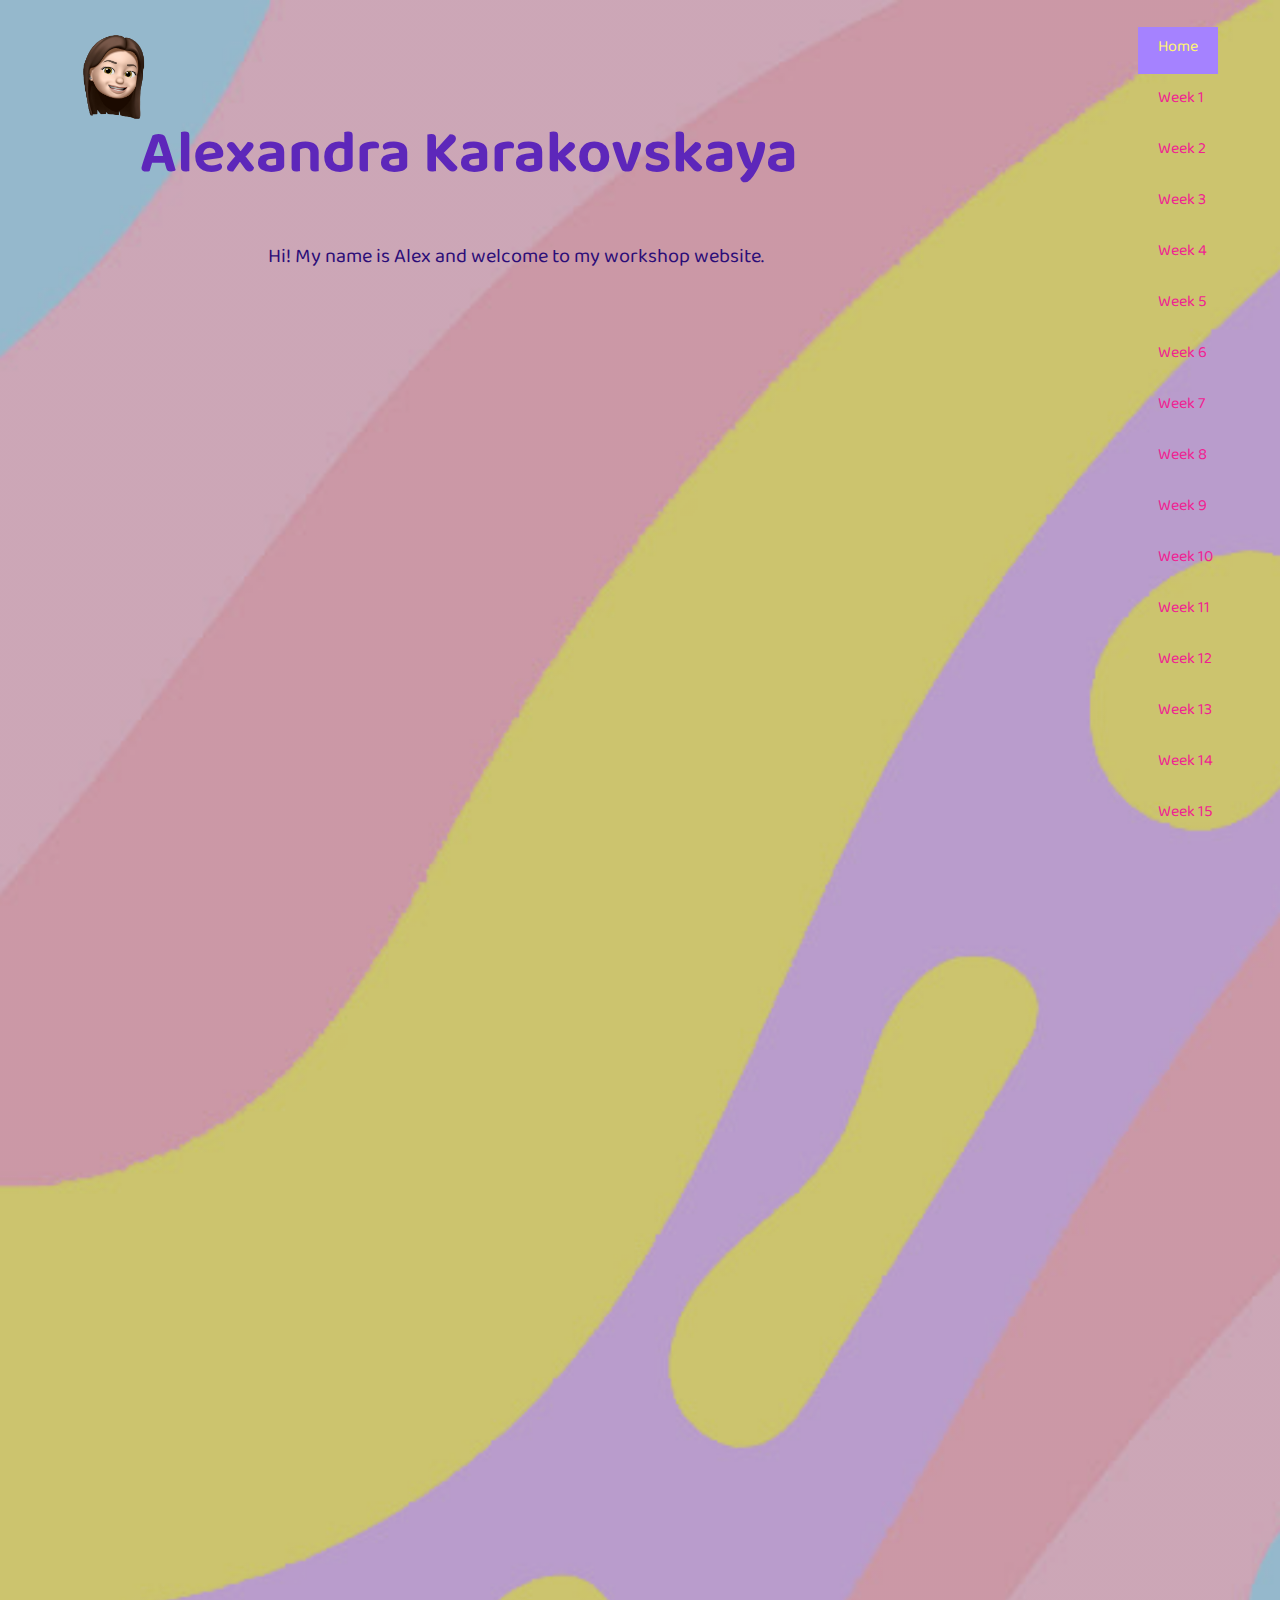
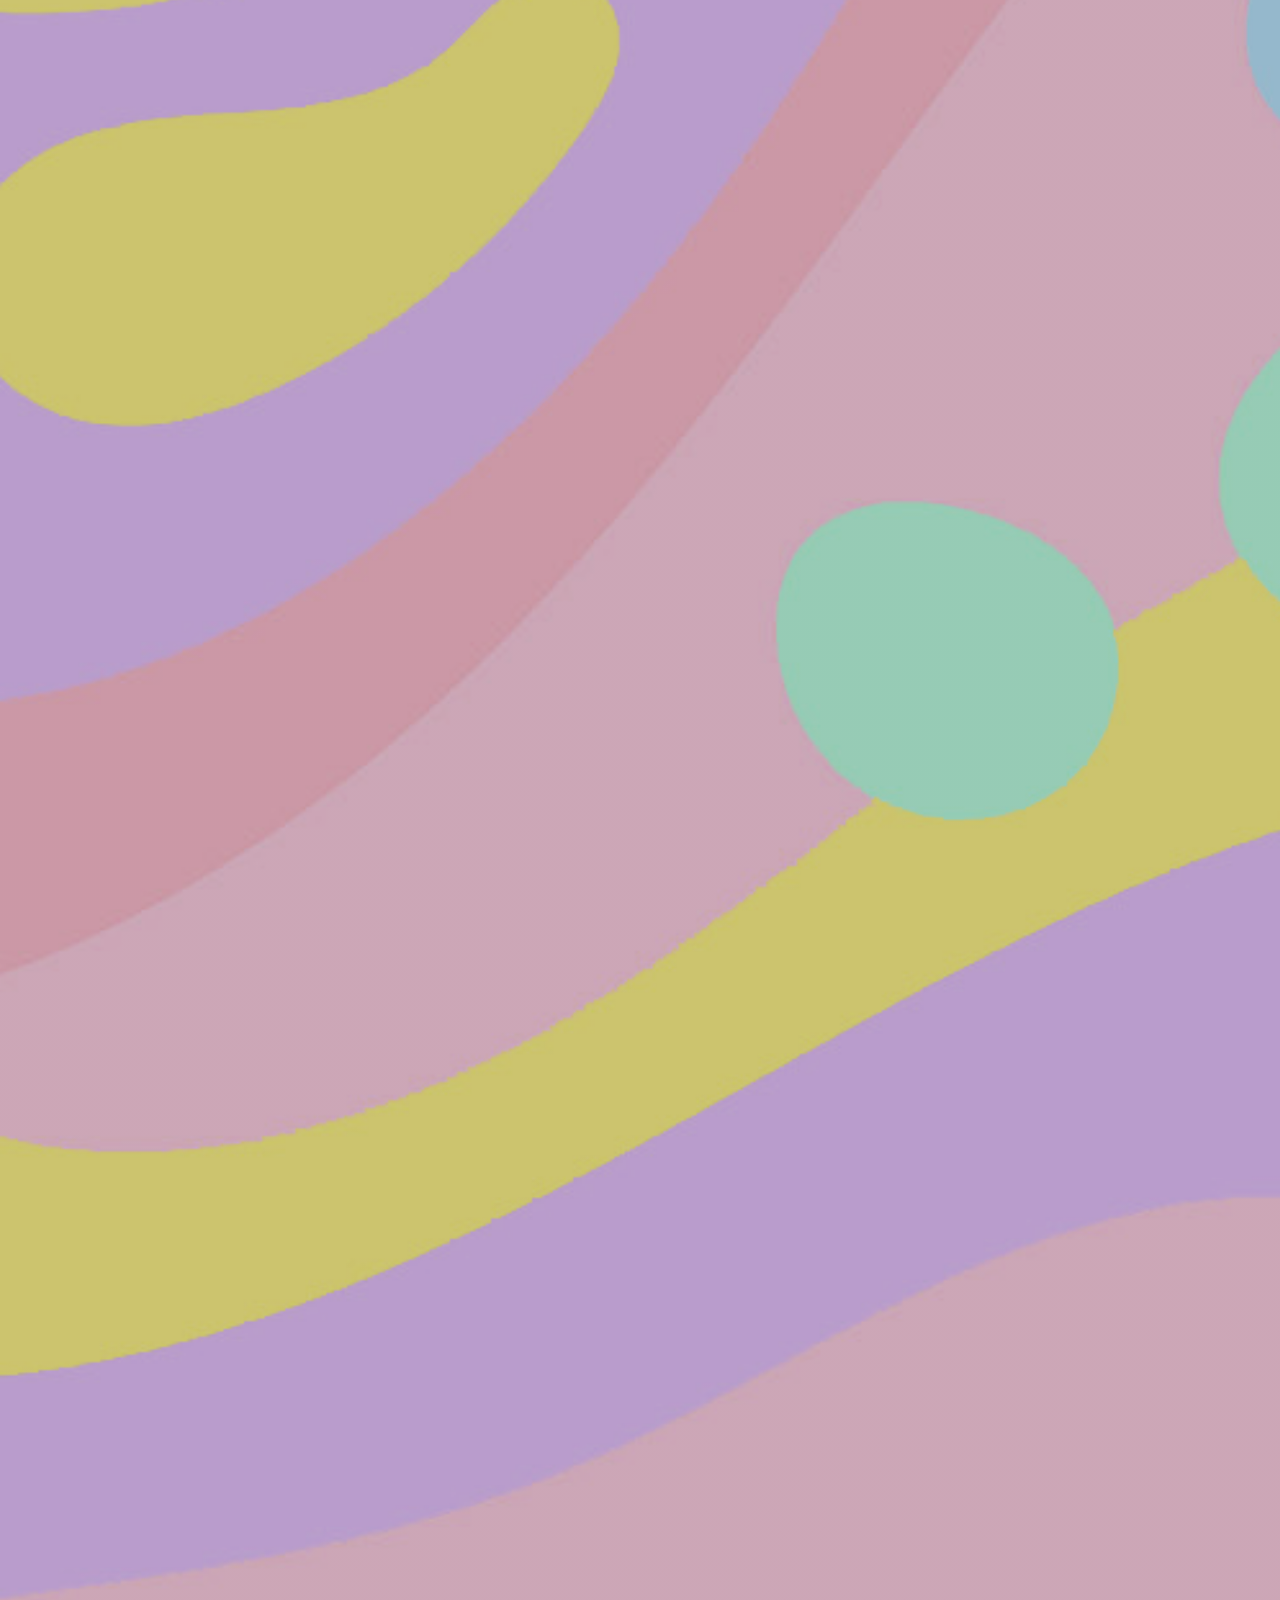
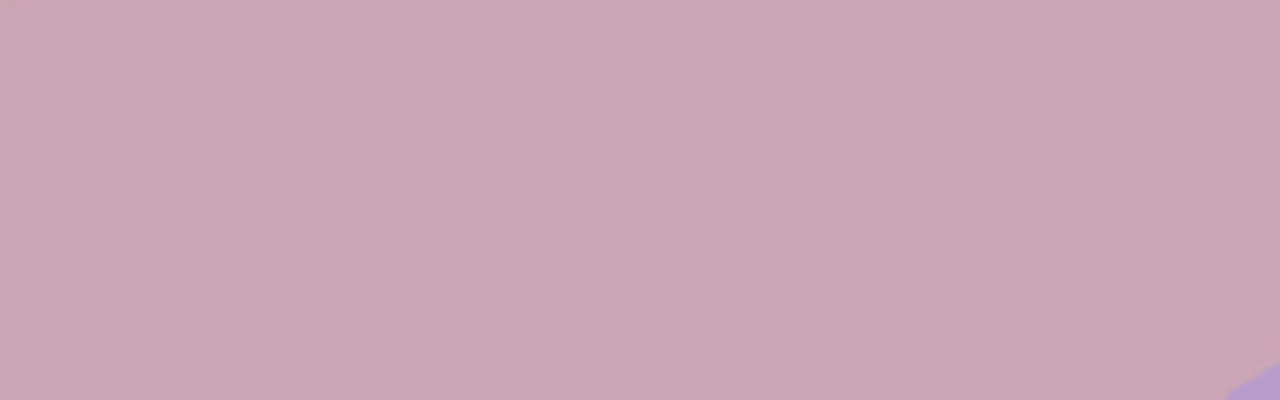
<file: Alex/index.html>
<!DOCTYPE html>
<html>
  <head>
   
    <link href="https://fonts.googleapis.com/css2?family=Baloo+Tammudu+2:wght@600&display=swap" rel="stylesheet">
    <link rel="stylesheet" type="text/css" href="css/style.css">

  	<header>
  		<div class="main">
  			<div class="logo">
  				<img src="logo.png">
  			</div>
  			<ul>
  				<li class="active"><a href="#">Home</a></li>
  				<li><a href="Week1.html">Week 1</a></li>
  				<li><a href="#">Week 2</a></li>
  				<li><a href="#">Week 3</a></li>
  				<li><a href="#">Week 4</a></li>
          <li><a href="#">Week 5</a></li>
          <li><a href="#">Week 6</a></li>
          <li><a href="#">Week 7</a></li>
          <li><a href="#">Week 8</a></li>
          <li><a href="#">Week 9</a></li>
          <li><a href="#">Week 10</a></li>
          <li><a href="#">Week 11</a></li>
          <li><a href="#">Week 12</a></li>
          <li><a href="#">Week 13</a></li>
          <li><a href="#">Week 14</a></li>
          <li><a href="#">Week 15</a></li>
         
  			</ul>
  		<div class="title">
  			<h1>Alexandra Karakovskaya</h1>
  		
  </body>
  <p>Hi! My name is Alex and welcome to my workshop website. </p>
</html>
</file>
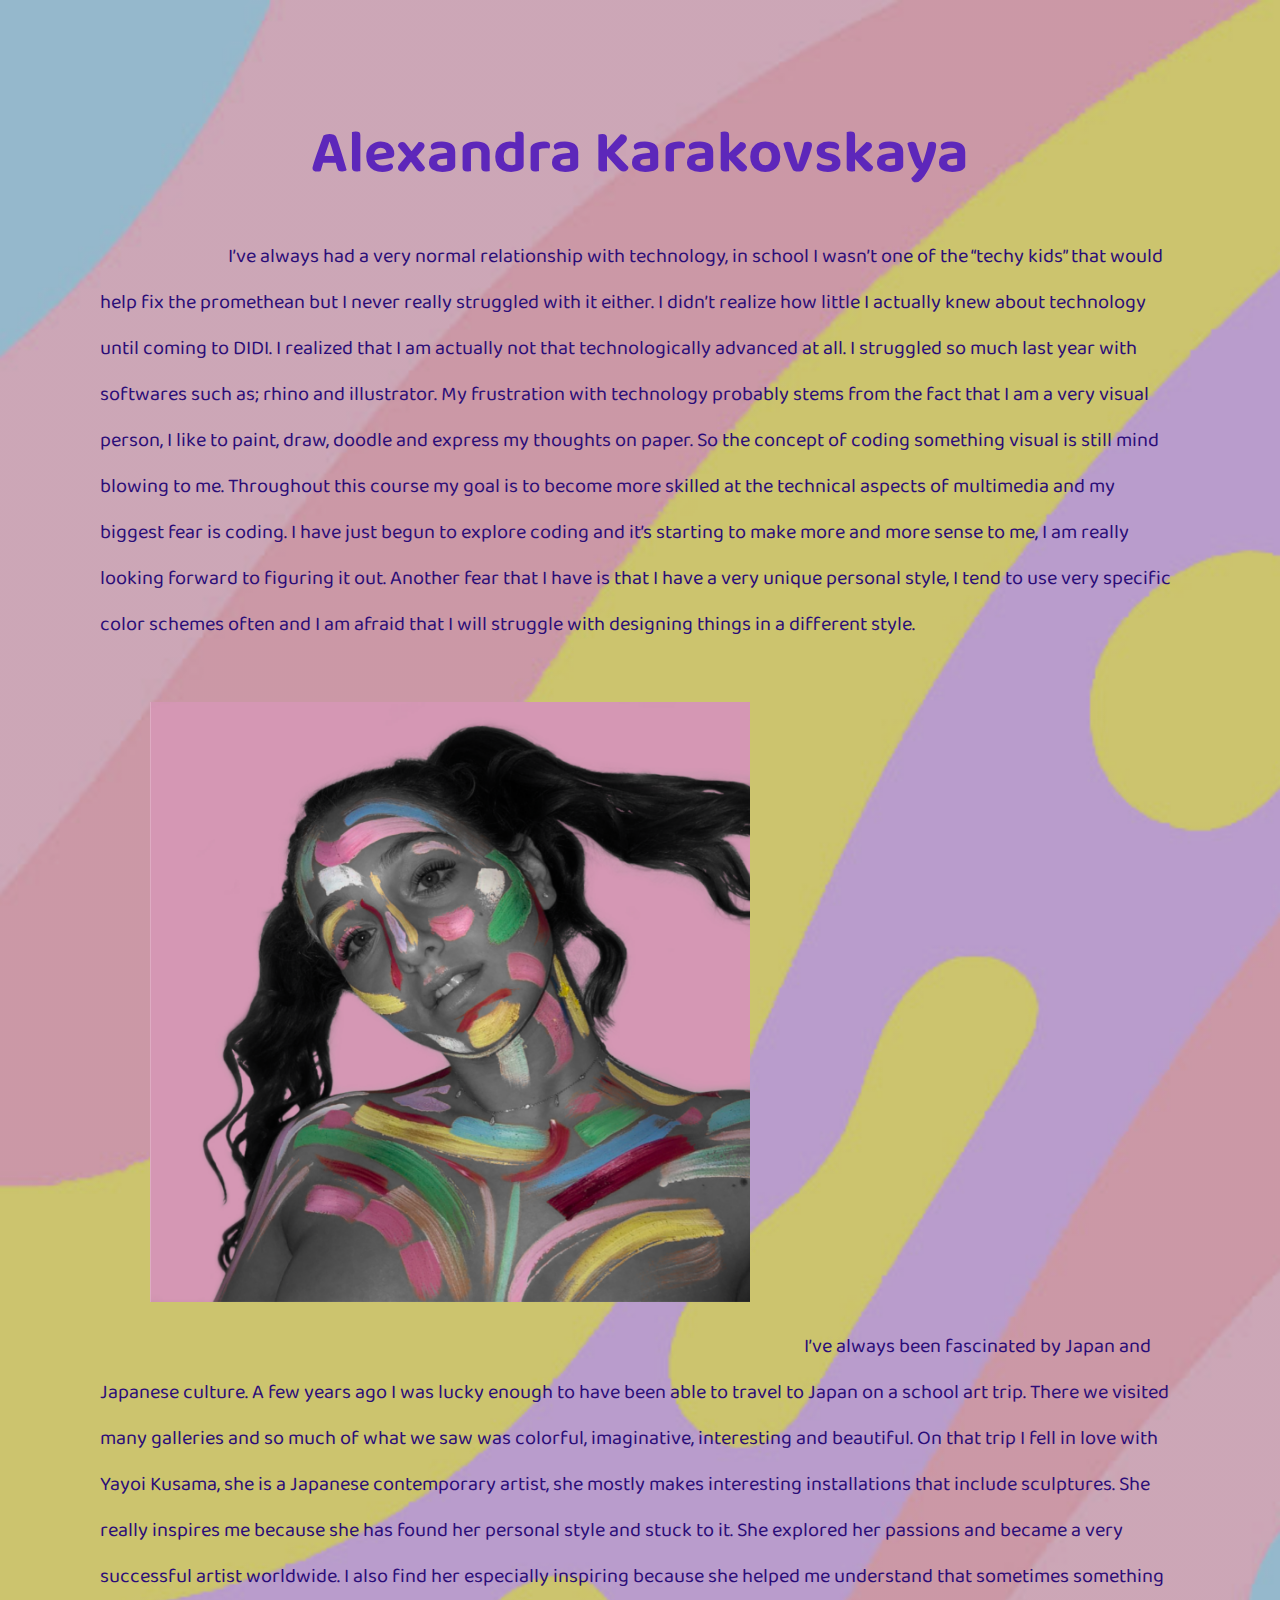
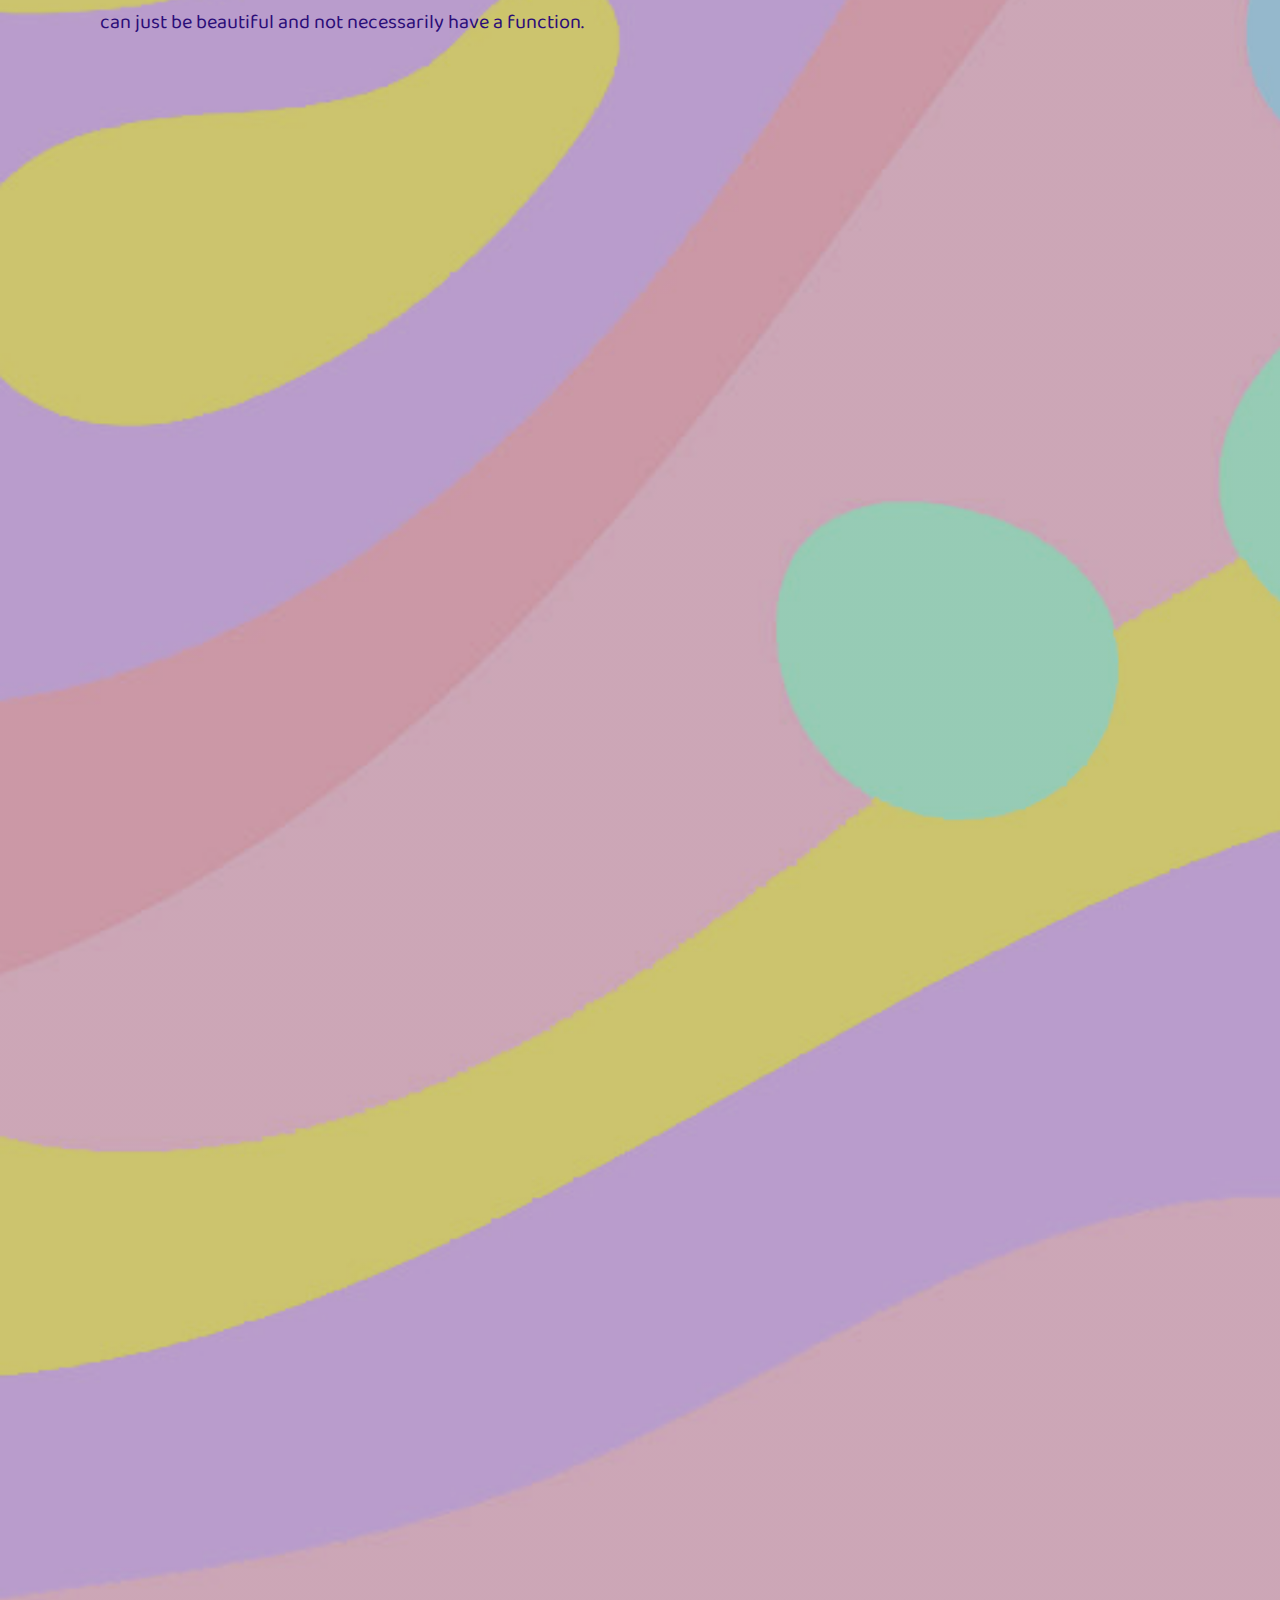
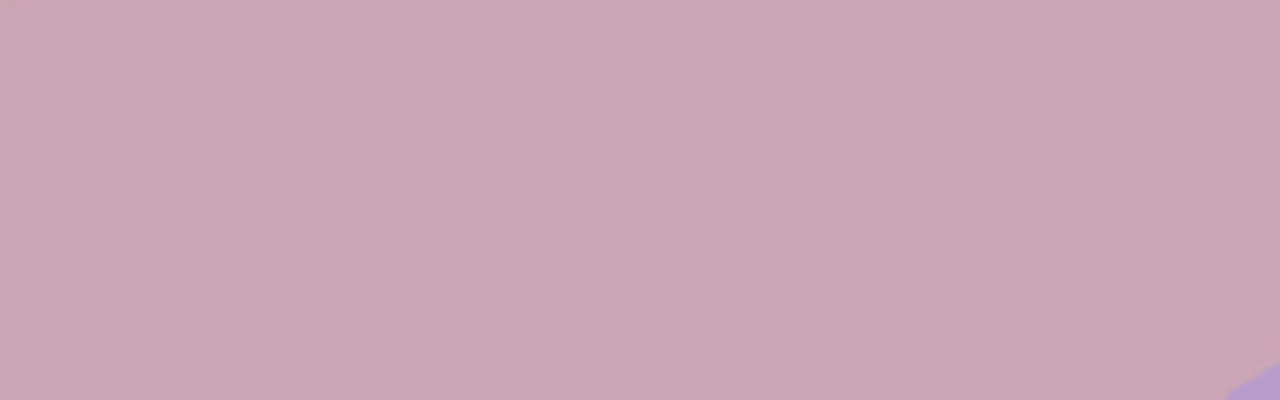
<file: Alex/Week1.html>
<!DOCTYPE html>
<html>
  <head>
   
    <link href="https://fonts.googleapis.com/css2?family=Baloo+Tammudu+2:wght@600&display=swap" rel="stylesheet">
    <link rel="stylesheet" type="text/css" href="css/style.css">

  	<header>
  		<div class="main">
  			
  			</div>

  			  		<div class="title">
  			<h1>Alexandra Karakovskaya</h1>
  		
  </body>
  <p>I’ve always had a very normal relationship with technology, in school I wasn’t one of the “techy kids” that would help fix the promethean but I never really struggled with it either. I didn’t realize how little I actually knew about technology until coming to DIDI. I realized that I am actually not that technologically advanced at all. I struggled so much last year with softwares such as; rhino and illustrator. My frustration with technology probably stems from the fact that I am a very visual person, I like to paint, draw, doodle and express my thoughts on paper. So the concept of coding something visual is still mind blowing to me. Throughout this course my goal is to become more skilled at the technical aspects of multimedia and my biggest fear is coding. I have just begun to explore coding and it’s starting to make more and more sense to me, I am really looking forward to figuring it out. Another fear that I have is that I have a very unique  personal style, I tend to use very specific color schemes often and I am afraid that I will struggle with designing things in a different style. 

  
    <img id="selma" src="selma.jpg">



I’ve always been fascinated by Japan and Japanese culture. A few years ago I was lucky enough to have been able to travel to Japan on a school art trip. There we visited many galleries and so much of what we saw was colorful, imaginative, interesting and beautiful. On that trip I fell in love with Yayoi Kusama, she is a Japanese contemporary artist, she mostly makes interesting installations that include sculptures. She really inspires me because she has found her personal style and stuck to it. She explored her passions and became a very successful artist worldwide. I also find her especially inspiring because she helped me understand that sometimes something can just be beautiful and not necessarily have a function.
 </p>
</html>
</file>
<file: Alex/css/style.css>
*{
	margin: 0;
	padding: 0;
	font-family: 'Baloo Tammudu 2', cursive;
	
}

header{
	background-image:linear-gradient(rgba(0,0,0,0.2),rgba(0,0,0,0.2)), url(../1.jpg);
	height: 400vh;
	background-size: cover;
	background-position: center;
}

ul{
	float: right;
	text-align: right;
	list-style-type: right;
	margin-top: 25px;
}

ul li{
	display: table;
	padding: 7px;
}

ul li a{
	text-decoration: none;
	color: #f01f92;
	padding: 5px 20px;
	border: 1px solid #transparent; 
	transition: 0.6s ease; 
}

ul li a:hover{
	background-color: #fff570;
	color: #f01f92;
}

ul li.active a{
	background-color: #a582ff;
	color: #fff570;
}
.logo  img{
	float: left;
	width: 150px; 
	height: auto;
	position: absolute;
	

}

.main{
	max-width: 1200px; 
	margin: auto;
}

.title{
	position: absolute;
	margin: 100px;
	text-align: center;

	
}

.title h1{
	color: #5d27ba;
	font-size: 60px; 

}

p {
	font-size: 20px;
	text-indent: 10vw;
	font-style: normal;
	font-weight: 100;
	text-align: left;
	text-decoration: none;
	color: #2b0d78;
}

#selma{
	width: 600px;
	height:600px;
	margin: 50px;
	position: auto;
}
</file>
